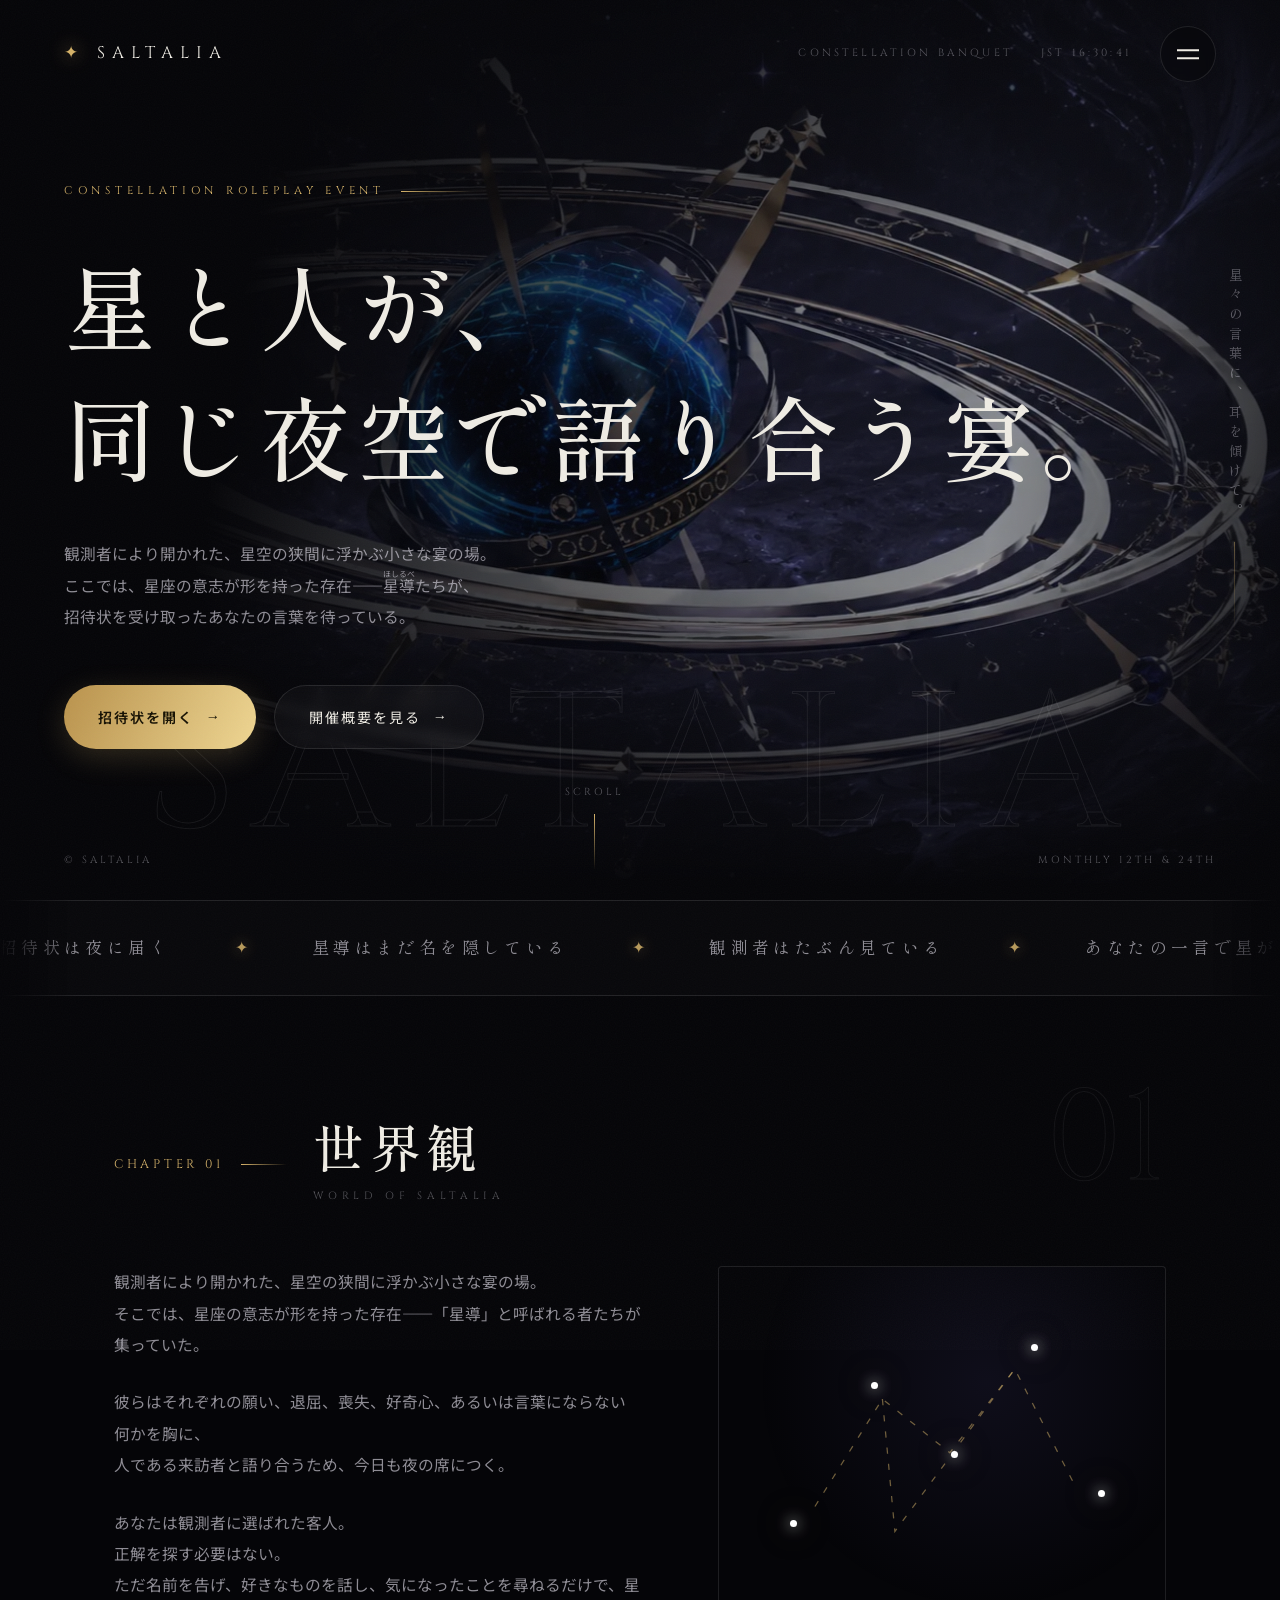
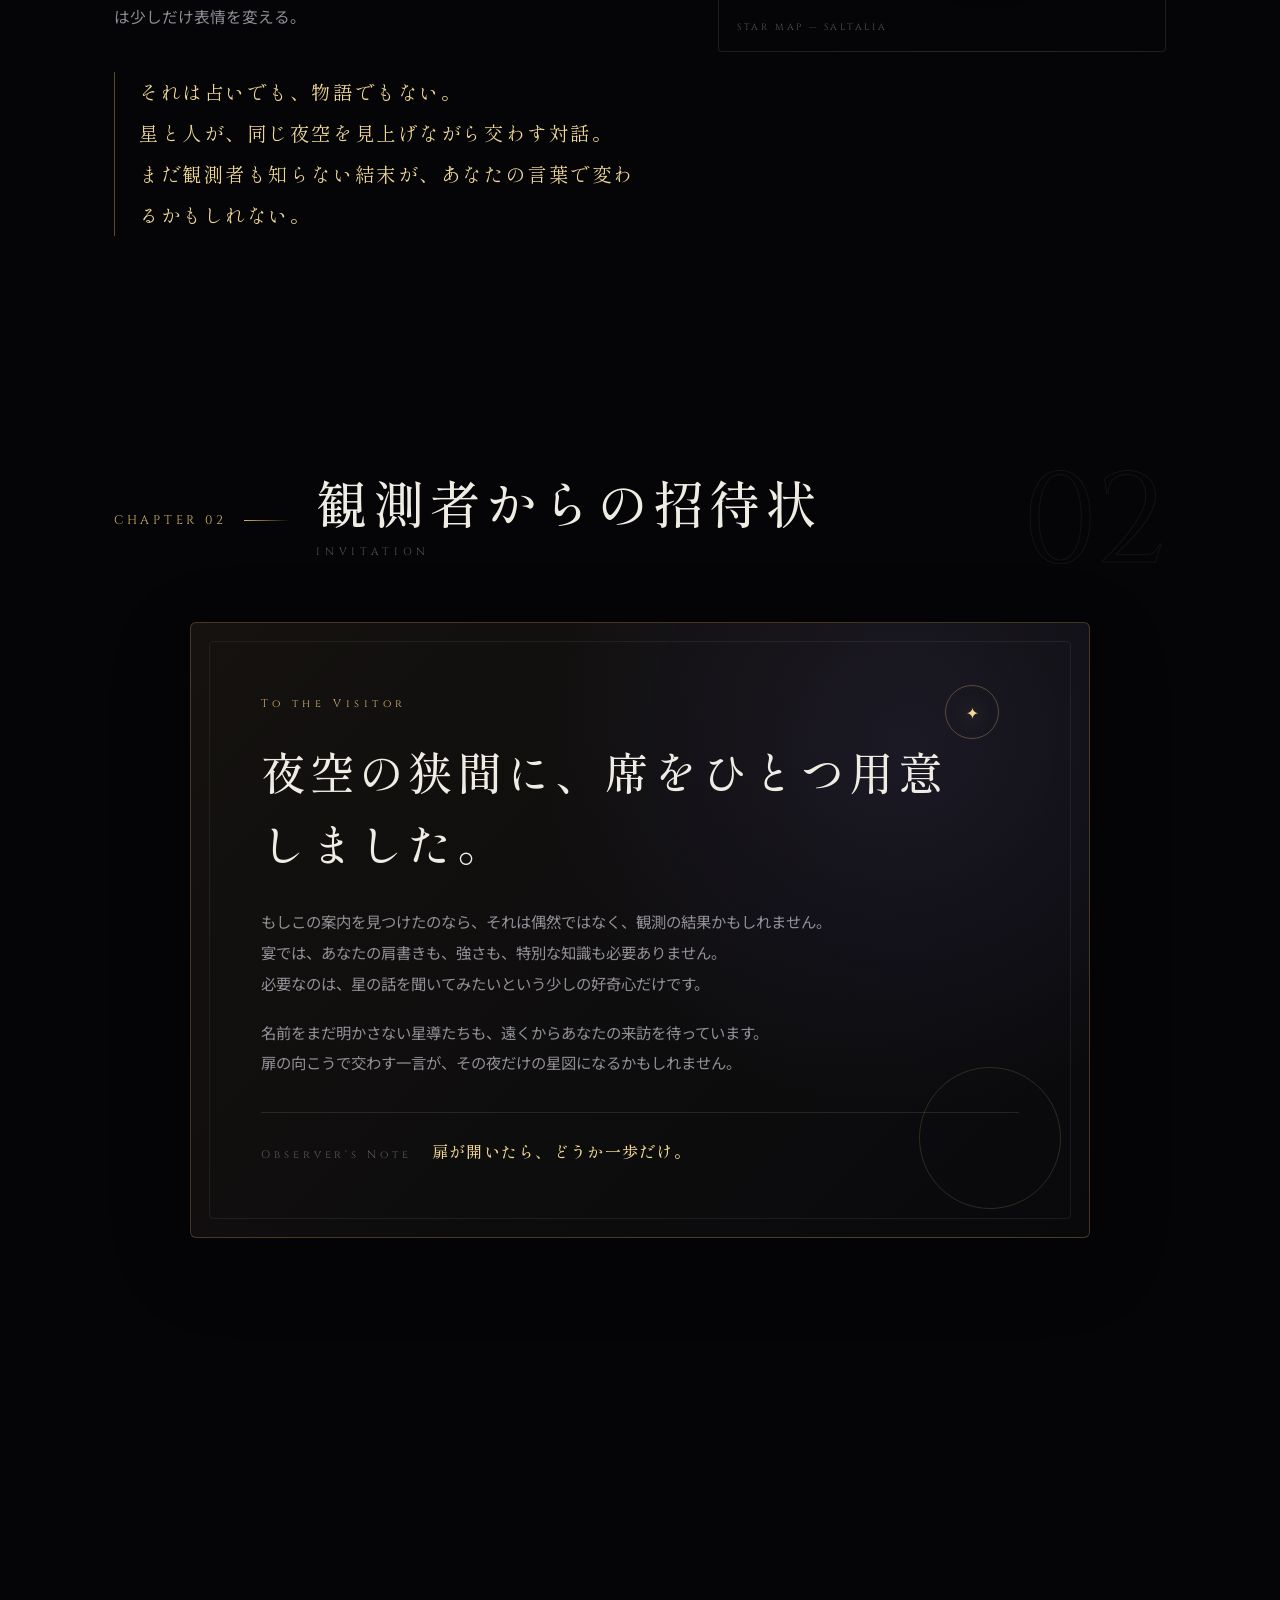
<file: index.html>
<!doctype html>
<html lang="ja">
<head>
  <meta charset="utf-8" />
  <meta name="viewport" content="width=device-width, initial-scale=1" />
  <title>Saltalia｜星導たちの宴</title>
  <meta name="description" content="星座の意志が形を持った存在、星導と来訪者が語り合う星空の宴 Saltalia 公式サイト" />
  <link rel="preconnect" href="https://fonts.googleapis.com">
  <link rel="preconnect" href="https://fonts.gstatic.com" crossorigin>
  <link href="https://fonts.googleapis.com/css2?family=Cinzel:wght@400;500;600&family=Shippori+Mincho:wght@400;500;600&family=Noto+Sans+JP:wght@300;400;500;600&display=swap" rel="stylesheet">
  <link rel="stylesheet" href="styles.css" />
</head>
<body class="is-locked">

  <!-- loader -->
  <div class="loader" aria-hidden="true">
    <div class="loader-mark">
      <p class="word">
        <span style="animation-delay:.05s">S</span><span style="animation-delay:.1s">A</span><span style="animation-delay:.15s">L</span><span style="animation-delay:.2s">T</span><span style="animation-delay:.25s">A</span><span style="animation-delay:.3s">L</span><span style="animation-delay:.35s">I</span><span style="animation-delay:.4s">A</span>
      </p>
      <div class="loader-line"></div>
    </div>
  </div>

  <div class="progress" aria-hidden="true"><i id="progressBar"></i></div>

  <div class="sky" aria-hidden="true">
    <canvas id="starCanvas"></canvas>
    <div class="sky-glow-1"></div>
    <div class="sky-glow-2"></div>
  </div>

  <header class="site-header" id="top">
    <a class="brand" href="index.html"><i>✦</i>SALTALIA</a>
    <div class="header-meta">
      <span class="label">CONSTELLATION BANQUET</span>
      <span class="clock" id="clock">--:--:--</span>
      <button class="menu-btn" type="button" aria-label="メニュー" aria-expanded="false">
        <span></span><span></span>
      </button>
    </div>
  </header>

  <!-- fullscreen menu -->
  <nav class="menu" aria-label="メインメニュー">
    <div class="menu-nav compact-nav">
      <a href="#story"><em>01</em>世界観</a>
      <a href="#invitation"><em>02</em>招待状</a>
      <a href="#lore"><em>03</em>ことば</a>
      <a href="#cast"><em>04</em>星導たち</a>
      <a href="#event"><em>05</em>開催概要</a>
      <a href="#visit"><em>06</em>来訪案内</a>
      <a href="cast.html"><em>––</em>キャスト紹介</a>
    </div>
    <div class="menu-aside">
      <p>CONSTELLATION<br>ROLEPLAY EVENT</p>
      <p><strong>12TH &amp; 24TH</strong><br>MONTHLY 22:00 – 23:00</p>
      <p>SOMEWHERE IN<br>THE NIGHT SKY</p>
    </div>
  </nav>

  <main>
    <!-- ==================== hero ==================== -->
    <section class="hero">
      <div class="hero-image" id="heroImage" aria-hidden="true"></div>
      <p class="hero-word" aria-hidden="true">SALTALIA</p>

      <div class="hero-inner">
        <p class="hero-eyebrow">CONSTELLATION ROLEPLAY EVENT</p>
        <h1>
          <span class="line"><span>星と人が、</span></span>
          <span class="line"><span>同じ夜空で語り合う宴。</span></span>
        </h1>
        <p class="hero-lead">
          観測者により開かれた、星空の狭間に浮かぶ小さな宴の場。<br>
          ここでは、星座の意志が形を持った存在――<ruby>星導<rt>ほしるべ</rt></ruby>たちが、<br>
          招待状を受け取ったあなたの言葉を待っている。
        </p>
        <div class="hero-actions">
          <a class="btn btn-gold" href="#invitation">招待状を開く<span class="arrow">→</span></a>
          <a class="btn btn-line" href="#event">開催概要を見る<span class="arrow">→</span></a>
        </div>
      </div>

      <p class="hero-side" aria-hidden="true">星々の言葉に、耳を傾けて。</p>

      <div class="hero-foot">
        <span class="copy">© SALTALIA</span>
        <span class="scroll-cue">SCROLL</span>
        <span class="copy">MONTHLY 12TH &amp; 24TH</span>
      </div>
    </section>

    <!-- ==================== marquee ==================== -->
    <div class="marquee" aria-hidden="true">
      <div class="marquee-track">
        <span>招待状は夜に届く</span><em>✦</em>
        <span>星導はまだ名を隠している</span><em>✦</em>
        <span>観測者はたぶん見ている</span><em>✦</em>
        <span>あなたの一言で星が揺れる</span><em>✦</em>
        <span>招待状は夜に届く</span><em>✦</em>
        <span>星導はまだ名を隠している</span><em>✦</em>
        <span>観測者はたぶん見ている</span><em>✦</em>
        <span>あなたの一言で星が揺れる</span><em>✦</em>
      </div>
    </div>

    <!-- ==================== 01 story ==================== -->
    <section class="chapter" id="story">
      <p class="chapter-ghost" aria-hidden="true">01</p>
      <div class="chapter-head reveal">
        <p class="chapter-num">CHAPTER 01</p>
        <h2 class="chapter-title">世界観<small>World of Saltalia</small></h2>
      </div>
      <div class="story-layout">
        <div class="story-text">
          <p class="reveal">
            観測者により開かれた、星空の狭間に浮かぶ小さな宴の場。<br>
            そこでは、星座の意志が形を持った存在――「星導」と呼ばれる者たちが集っていた。
          </p>
          <p class="reveal" style="--d:.1s">
            彼らはそれぞれの願い、退屈、喪失、好奇心、あるいは言葉にならない何かを胸に、<br>
            人である来訪者と語り合うため、今日も夜の席につく。
          </p>
          <p class="reveal" style="--d:.15s">
            あなたは観測者に選ばれた客人。<br>
            正解を探す必要はない。<br>
            ただ名前を告げ、好きなものを話し、気になったことを尋ねるだけで、星は少しだけ表情を変える。
          </p>
          <p class="em reveal" style="--d:.2s">
            それは占いでも、物語でもない。<br>
            星と人が、同じ夜空を見上げながら交わす対話。<br>
            まだ観測者も知らない結末が、あなたの言葉で変わるかもしれない。
          </p>
        </div>
        <div class="story-visual reveal" style="--d:.15s">
          <div class="constellation">
            <svg viewBox="0 0 300 240" role="img" aria-label="星座をイメージした装飾線">
              <polyline points="48,158 102,72 156,115 208,48 255,139" />
              <polyline points="102,72 112,178 208,48" />
            </svg>
            <i></i><i></i><i></i><i></i><i></i>
          </div>
        </div>
      </div>
    </section>

    <!-- ==================== 02 invitation ==================== -->
    <section class="chapter invitation-section" id="invitation">
      <p class="chapter-ghost" aria-hidden="true">02</p>
      <div class="chapter-head reveal">
        <p class="chapter-num">CHAPTER 02</p>
        <h2 class="chapter-title">観測者からの招待状<small>Invitation</small></h2>
      </div>
      <article class="invitation-card reveal">
        <p class="seal" aria-hidden="true">✦</p>
        <p class="letter-label">To the Visitor</p>
        <h3>夜空の狭間に、席をひとつ用意しました。</h3>
        <p>
          もしこの案内を見つけたのなら、それは偶然ではなく、観測の結果かもしれません。<br>
          宴では、あなたの肩書きも、強さも、特別な知識も必要ありません。<br>
          必要なのは、星の話を聞いてみたいという少しの好奇心だけです。
        </p>
        <p>
          名前をまだ明かさない星導たちも、遠くからあなたの来訪を待っています。<br>
          扉の向こうで交わす一言が、その夜だけの星図になるかもしれません。
        </p>
        <div class="letter-signature">
          <span>Observer's Note</span>
          <strong>扉が開いたら、どうか一歩だけ。</strong>
        </div>
      </article>
    </section>

    <!-- ==================== 03 lore ==================== -->
    <section class="chapter" id="lore">
      <p class="chapter-ghost" aria-hidden="true">03</p>
      <div class="chapter-head reveal">
        <p class="chapter-num">CHAPTER 03</p>
        <h2 class="chapter-title">このセカイのことば<small>Glossary</small></h2>
      </div>
      <div class="index-rows">
        <div class="index-row reveal">
          <span class="no">No. 01</span>
          <h3 class="ttl">Saltalia<small>The Banquet</small></h3>
          <p class="desc">不定期で観測者により開催される宴。<br>星導が集合し、世界をひとつ選び、招待して話をする場。<br>今回は、ヒトの住む世界が選ばれた。</p>
          <span class="mark">→</span>
        </div>
        <div class="index-row reveal" style="--d:.08s">
          <span class="no">No. 02</span>
          <h3 class="ttl">観測者<small>The Observer</small></h3>
          <p class="desc">このセカイができた時から既にいる、宴の主催者。<br>気さくで友好的であり、セカイを象徴する大きな盤によって、いつでも状況を観測できる。<br>たまに、見ていないふりもする。</p>
          <span class="mark">→</span>
        </div>
        <div class="index-row reveal" style="--d:.16s">
          <span class="no">No. 03</span>
          <h3 class="ttl">来訪者<small>The Visitor</small></h3>
          <p class="desc">人の世界の中から選ばれ、招待状を受け取った客人。<br>星導たちと同じ夜空を見上げながら、言葉を交わす。<br>あなたの言葉が、その夜だけの星図になる。</p>
          <span class="mark">→</span>
        </div>
        <div class="index-row reveal" style="--d:.24s">
          <span class="no">No. 04</span>
          <h3 class="ttl">星導<small>Hoshirube</small></h3>
          <p class="desc">星座の意思が形を成した存在。<br>現星導が活動不能となった時、観測者によって選ばれ、半永久的な寿命と望みをひとつ授かる。<br>人間と話しやすいよう、人に近い見た目をしている。</p>
          <span class="mark">→</span>
        </div>
        <div class="index-row reveal" style="--d:.32s">
          <span class="no">No. 05</span>
          <h3 class="ttl">星影<small>Hoshikage</small></h3>
          <p class="desc">観測者によって作られた生命体。<br>宴を見守り、来訪者が星々と出会うための道しるべとなる。<br>迷ったら、たぶん彼らのほうが先に気づいてくれる。</p>
          <span class="mark">→</span>
        </div>
      </div>
    </section>

    <!-- ==================== 04 cast ==================== -->
    <section class="chapter coming-soon-section" id="cast">
      <p class="chapter-ghost" aria-hidden="true">04</p>
      <div class="chapter-head reveal">
        <p class="chapter-num">CHAPTER 04</p>
        <h2 class="chapter-title">星導たち<small>Cast</small></h2>
      </div>

      <article class="coming-soon-card reveal cast-preview-card">
        <a class="cast-preview-image" href="cast.html" aria-label="アナスタシアのキャスト紹介を見る">
          <img src="assets/anastasia.png" alt="アナスタシア（アーニャ）のキャスト写真" loading="lazy">
        </a>
        <div class="soon-copy observed-copy">
          <p class="role">CELESTIAL OBSERVATION</p>
          <p class="observation-kicker">星々の狭間に、新たな光を確認。</p>
          <h3 class="cast-name">新たな星が<br>観測されました。</h3>
          <p class="cast-catch">その星は、愛する弟の名を呼びながら、<br>まだ見ぬ運命との邂逅を待っています。</p>
          <p class="observation-text">
            甘い微笑みの向こう側で揺れる、ふたつの願い。<br>
            ひとつは、弟と永遠に寄り添うこと。<br>
            そしてもうひとつは――自分だけの王子さまを見つけること。
          </p>
          <p class="observation-whisper">「ねえ、来訪者さん。キミがその人だったりするのかな？」</p>
          <a class="text-link" href="cast.html">星の記録をひらく<span class="arrow">→</span></a>
        </div>
      </article>
    </section>

    <!-- ==================== 05 event ==================== -->
    <section class="chapter" id="event">
      <p class="chapter-ghost" aria-hidden="true">05</p>
      <div class="chapter-head reveal">
        <p class="chapter-num">CHAPTER 05</p>
        <h2 class="chapter-title">開催概要<small>Event Information</small></h2>
      </div>
      <div class="event-layout">
        <div class="reveal">
          <p class="event-date">12<b>th</b> &amp; 24<b>th</b><small>MONTHLY — 22:00 / 23:00 JST</small></p>
          <p class="event-desc">
            Saltaliaは、星導と来訪者が2対2で会話を交わす体験型ロールプレイイベント。<br>
            1ローテ20分で、開催中に2回のローテーションを行います。<br>
            星導と来訪者が、その夜だけの言葉を交わす時間です。
          </p>
          <dl class="event-facts">
            <div><dt>開催日</dt><dd>毎月12日・24日</dd></div>
            <div><dt>時間</dt><dd>22:00〜23:00</dd></div>
            <div><dt>形式</dt><dd>2対2 ／ 20分1ローテ</dd></div>
            <div><dt>雰囲気</dt><dd>会話重視 / 物語体験 / 初見歓迎</dd></div>
          </dl>
        </div>
        <ol class="timeline reveal" style="--d:.15s">
          <li><time>21:55</time><p>リクイン受付。<br>招待状を手に、扉の前へ。</p></li>
          <li><time>22:00</time><p>イベント開始。<br>星導との対話がはじまります。</p></li>
          <li><time>23:00</time><p>イベント終了。<br>見上げた空が、少し違って見えたら成功です。</p></li>
        </ol>
      </div>
    </section>

    <!-- ==================== 06 visit ==================== -->
    <section class="visit" id="visit">
      <p class="chapter-num reveal">CHAPTER 06 — VISITOR GUIDE</p>
      <h2 class="reveal">夜空の狭間へ、<br>ようこそ。</h2>
      <p class="reveal" style="--d:.1s">
        招待状を受け取った来訪者として、星導たちとの対話を楽しむ宴。<br>
        まだ伏せられた星の気配を感じながら、同じ夜空に耳を傾けて。
      </p>
      <div class="visit-meta reveal" style="--d:.18s">
        <span>開催<b>毎月12日・24日 22:00〜23:00</b></span>
        <span>舞台<b>星空の狭間に浮かぶ宴の場</b></span>
        <span>参加<b>招待状を受け取った来訪者</b></span>
      </div>
      <div class="reveal" style="--d:.26s">
        <a class="btn btn-gold" href="#event">開催概要を見る<span class="arrow">→</span></a>
      </div>
    </section>
  </main>

  <footer class="site-footer">
    <p class="footer-word" aria-hidden="true">SALTALIA</p>
    <div class="footer-bar">
      <p>© SALTALIA — 星々の言葉に、耳を傾けて。</p>
      <nav aria-label="フッターメニュー">
        <a href="#story">世界観</a>
        <a href="#invitation">招待状</a>
        <a href="#cast">星導</a>
        <a href="#event">開催概要</a>
      </nav>
      <a class="to-top" href="#top">BACK TO TOP ↑</a>
    </div>
  </footer>

  <script src="script.js"></script>
</body>
</html>
</file>
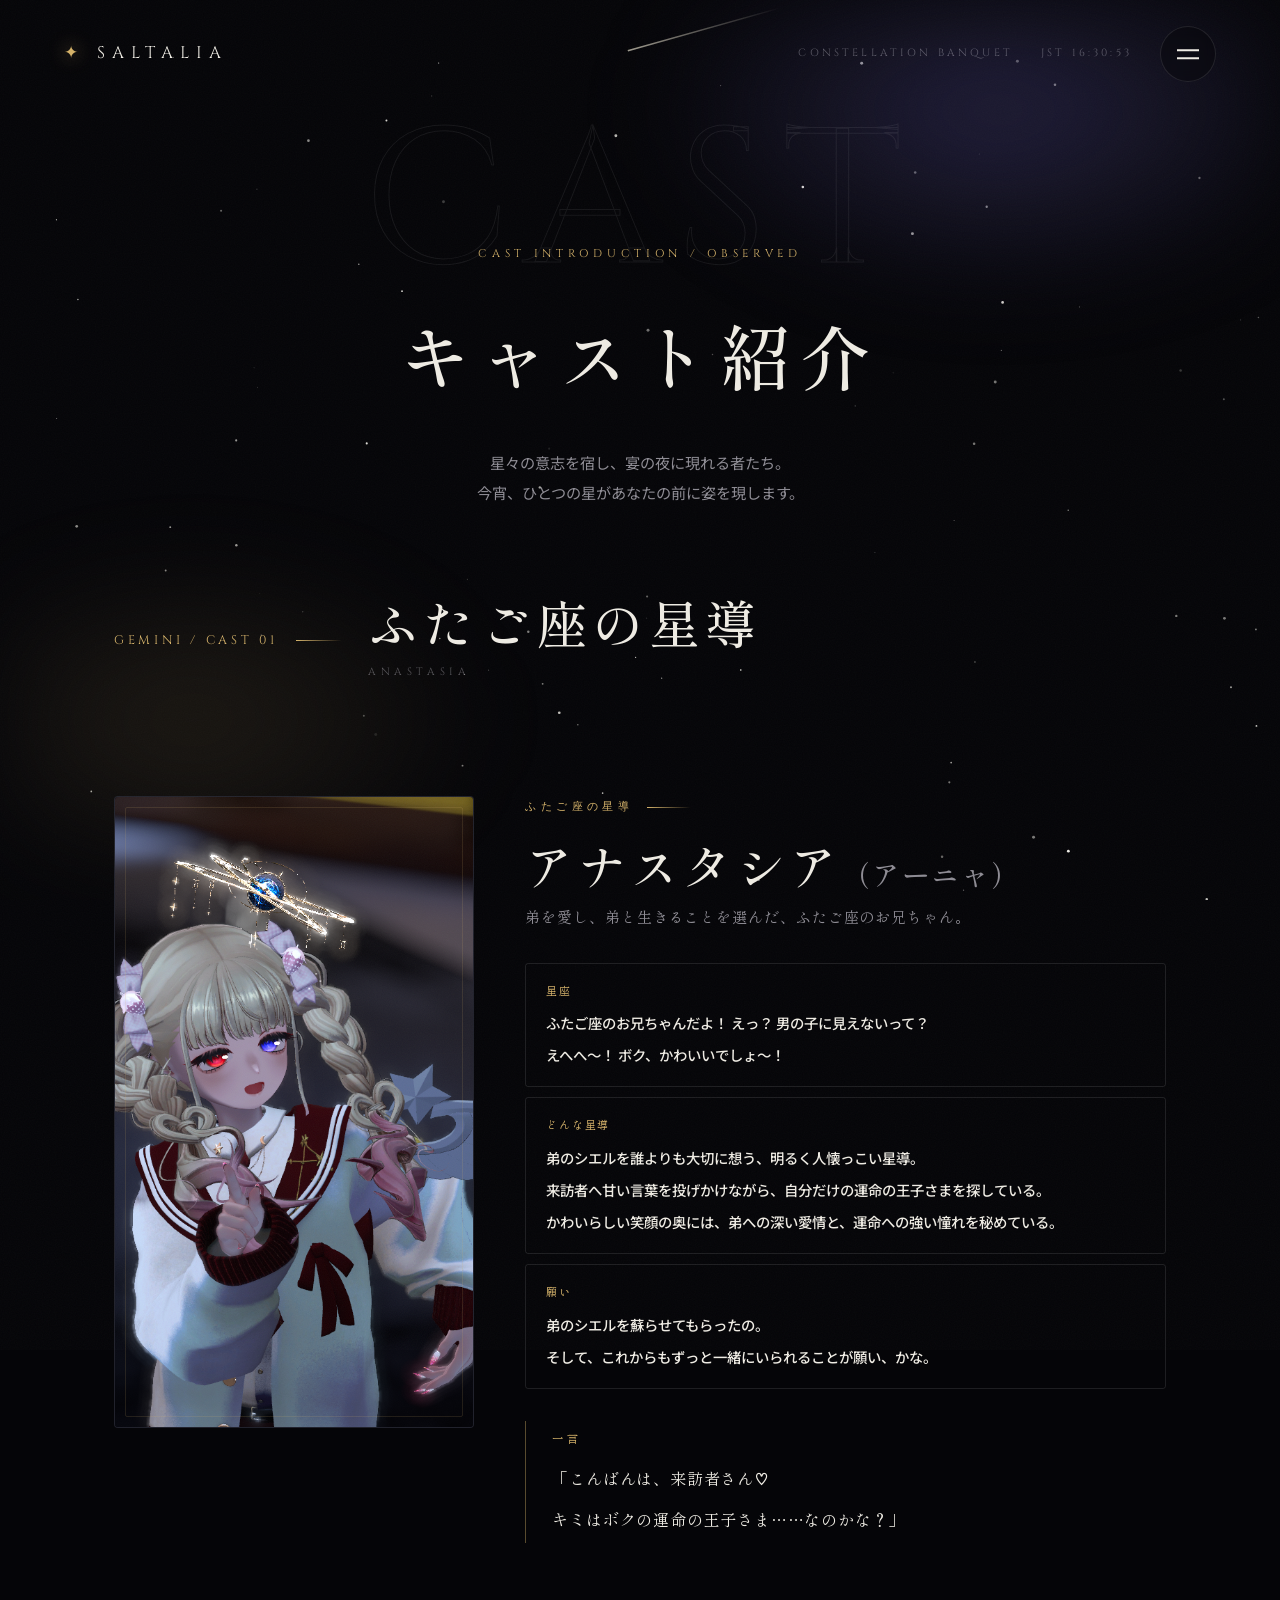
<file: cast.html>
<!doctype html>
<html lang="ja">
<head>
  <meta charset="utf-8" />
  <meta name="viewport" content="width=device-width, initial-scale=1" />
  <title>キャスト紹介｜Saltalia</title>
  <meta name="description" content="Saltalia キャスト紹介ページ。ふたご座の星導、アナスタシア（アーニャ）を紹介します。" />
  <link rel="preconnect" href="https://fonts.googleapis.com">
  <link rel="preconnect" href="https://fonts.gstatic.com" crossorigin>
  <link href="https://fonts.googleapis.com/css2?family=Cinzel:wght@400;500;600&family=Shippori+Mincho:wght@400;500;600&family=Noto+Sans+JP:wght@300;400;500;600&display=swap" rel="stylesheet">
  <link rel="stylesheet" href="styles.css" />
</head>
<body>

  <div class="progress" aria-hidden="true"><i id="progressBar"></i></div>

  <div class="sky" aria-hidden="true">
    <canvas id="starCanvas"></canvas>
    <div class="sky-glow-1"></div>
    <div class="sky-glow-2"></div>
  </div>

  <header class="site-header" id="top">
    <a class="brand" href="index.html"><i>✦</i>SALTALIA</a>
    <div class="header-meta">
      <span class="label">CONSTELLATION BANQUET</span>
      <span class="clock" id="clock">--:--:--</span>
      <button class="menu-btn" type="button" aria-label="メニュー" aria-expanded="false">
        <span></span><span></span>
      </button>
    </div>
  </header>

  <nav class="menu" aria-label="メインメニュー">
    <div class="menu-nav compact-nav">
      <a href="index.html#story"><em>01</em>世界観</a>
      <a href="index.html#invitation"><em>02</em>招待状</a>
      <a href="index.html#lore"><em>03</em>ことば</a>
      <a href="index.html#cast"><em>04</em>星導たち</a>
      <a href="index.html#event"><em>05</em>開催概要</a>
      <a href="cast.html"><em>––</em>キャスト紹介</a>
    </div>
    <div class="menu-aside">
      <p>CONSTELLATION<br>ROLEPLAY EVENT</p>
      <p><strong>12TH &amp; 24TH</strong><br>MONTHLY 22:00 – 23:00</p>
      <p>SOMEWHERE IN<br>THE NIGHT SKY</p>
    </div>
  </nav>

  <main>
    <section class="page-hero teaser-hero">
      <p class="hero-word" aria-hidden="true">CAST</p>
      <p class="hero-eyebrow">CAST INTRODUCTION / OBSERVED</p>
      <h1 class="reveal is-visible">キャスト紹介</h1>
      <p class="lead-center reveal is-visible">
        星々の意志を宿し、宴の夜に現れる者たち。<br>
        今宵、ひとつの星があなたの前に姿を現します。
      </p>
    </section>

    <section class="chapter cast-detail" id="anastasia">
      <div class="chapter-head reveal is-visible">
        <p class="chapter-num">GEMINI / CAST 01</p>
        <h2 class="chapter-title">ふたご座の星導<small>Anastasia</small></h2>
      </div>

      <article class="cast-panel reveal is-visible">
        <figure class="cast-figure cast-photo">
          <img src="assets/anastasia.png" alt="アナスタシア（アーニャ）のキャスト写真" loading="eager">
        </figure>

        <div class="cast-info">
          <p class="role">ふたご座の星導</p>
          <h2 class="cast-name">アナスタシア<span class="cast-nickname">（アーニャ）</span></h2>
          
          <p class="cast-catch">弟を愛し、弟と生きることを選んだ、ふたご座のお兄ちゃん。</p>

          <div class="profile">
            <div class="profile-wide">
              <span>星座</span>
              <strong>ふたご座のお兄ちゃんだよ！ えっ？ 男の子に見えないって？<br>
                えへへ～！ ボク、かわいいでしょ～！</strong>
            </div>
            <div class="profile-wide">
              <span>どんな星導</span>
              <strong>弟のシエルを誰よりも大切に想う、明るく人懐っこい星導。<br>来訪者へ甘い言葉を投げかけながら、自分だけの運命の王子さまを探している。<br>かわいらしい笑顔の奥には、弟への深い愛情と、運命への強い憧れを秘めている。</strong>
            </div>
            <div class="profile-wide">
              <span>願い</span>
              <strong>弟のシエルを蘇らせてもらったの。<br>そして、これからもずっと一緒にいられることが願い、かな。</strong>
            </div>
          </div>

          <div class="quote">
            <span class="quote-label">一言</span>
            <p>「こんばんは、来訪者さん♡</p>
            <p>キミはボクの運命の王子さま……なのかな？」</p>
          </div>


        </div>
      </article>
    </section>

    <section class="chapter" id="event">
      <div class="chapter-head reveal">
        <p class="chapter-num">EVENT INFO</p>
        <h2 class="chapter-title">開催概要<small>Event Information</small></h2>
      </div>
      <div class="event-layout">
        <div class="reveal">
          <p class="event-date">12<b>th</b> &amp; 24<b>th</b><small>MONTHLY — 22:00 / 23:00 JST</small></p>
          <p class="event-desc">
            2対2で星導と来訪者が会話する体験型ロールプレイイベント。<br>
            1ローテ20分で、開催中に2回のローテーションを行います。
          </p>
        </div>
        <ol class="timeline reveal" style="--d:.15s">
          <li><time>21:55</time><p>リクイン受付。<br>招待状を手に、扉の前へ。</p></li>
          <li><time>22:00</time><p>イベント開始</p></li>
          <li><time>23:00</time><p>イベント終了</p></li>
        </ol>
      </div>
    </section>

    <div class="back-center reveal">
      <a class="btn btn-gold" href="index.html">トップページへ戻る<span class="arrow">→</span></a>
    </div>
  </main>

  <footer class="site-footer">
    <p class="footer-word" aria-hidden="true">SALTALIA</p>
    <div class="footer-bar">
      <p>© SALTALIA — 星々の言葉に、耳を傾けて。</p>
      <nav aria-label="フッターメニュー">
        <a href="index.html#story">世界観</a>
        <a href="index.html#invitation">招待状</a>
        <a href="index.html#event">開催概要</a>
      </nav>
      <a class="to-top" href="#top">BACK TO TOP ↑</a>
    </div>
  </footer>

  <script src="script.js"></script>
</body>
</html>
</file>
<file: styles.css>
/* ==========================================================================
   SALTALIA — editorial / cinematic rebuild v2
   ========================================================================== */
:root {
  --bg: #050508;
  --bg-soft: #0a0a12;
  --panel: #0d0d17;
  --line: rgba(255, 255, 255, 0.1);
  --line-gold: rgba(214, 179, 106, 0.4);
  --text: #efece4;
  --muted: rgba(214, 211, 222, 0.66);
  --faint: rgba(214, 211, 222, 0.38);
  --gold: #d6b36a;
  --gold-bright: #f0d894;
  --serif-jp: "Shippori Mincho", "Noto Serif JP", serif;
  --serif-en: "Cinzel", serif;
  --sans: "Noto Sans JP", system-ui, sans-serif;
  --ease: cubic-bezier(0.19, 1, 0.22, 1);
  --gutter: clamp(20px, 5vw, 80px);
}

* { box-sizing: border-box; margin: 0; padding: 0; }
html { scroll-behavior: smooth; }
html, body { height: auto; }

body {
  background: var(--bg);
  color: var(--text);
  font-family: var(--sans);
  font-weight: 400;
  line-height: 2;
  overflow-x: hidden;
  -webkit-font-smoothing: antialiased;
}
body.is-locked { overflow: hidden; }

::selection { background: rgba(214, 179, 106, 0.3); color: #fff; }
::-webkit-scrollbar { width: 8px; }
::-webkit-scrollbar-track { background: var(--bg); }
::-webkit-scrollbar-thumb { background: rgba(255, 255, 255, 0.12); border-radius: 99px; }
::-webkit-scrollbar-thumb:hover { background: rgba(214, 179, 106, 0.4); }

img { max-width: 100%; display: block; }
a { color: inherit; text-decoration: none; }
ul, ol { list-style: none; }

/* film grain */
body::after {
  content: "";
  position: fixed; inset: -50%;
  z-index: 90;
  pointer-events: none;
  opacity: 0.032;
  background-image: url("data:image/svg+xml,%3Csvg xmlns='http://www.w3.org/2000/svg' width='160' height='160'%3E%3Cfilter id='n'%3E%3CfeTurbulence type='fractalNoise' baseFrequency='0.85' numOctaves='2'/%3E%3C/filter%3E%3Crect width='160' height='160' filter='url(%23n)'/%3E%3C/svg%3E");
  /* light: static grain is cheaper than animating a full-screen layer */
}
@keyframes grain {
  0%, 100% { transform: translate(0, 0); }
  20% { transform: translate(-3%, 2%); }
  40% { transform: translate(2%, -3%); }
  60% { transform: translate(-2%, -2%); }
  80% { transform: translate(3%, 3%); }
}

/* ==========================================================================
   loader
   ========================================================================== */
.loader {
  position: fixed; inset: 0; z-index: 200;
  display: grid; place-items: center;
  background: var(--bg);
  transition: opacity 0.9s ease 0.15s, visibility 0.9s ease 0.15s;
}
.loader.is-done { opacity: 0; visibility: hidden; }
.loader-mark {
  display: flex; flex-direction: column; align-items: center; gap: 18px;
}
.loader-mark .word {
  font-family: var(--serif-en);
  font-size: clamp(1.2rem, 3.4vw, 2rem);
  letter-spacing: 0.55em;
  text-indent: 0.55em;
  color: var(--text);
}
.loader-mark .word span { opacity: 0; animation: letterIn 0.9s var(--ease) forwards; }
@keyframes letterIn { from { opacity: 0; transform: translateY(14px); filter: blur(4px); } to { opacity: 1; transform: none; filter: none; } }
.loader-line {
  width: 120px; height: 1px;
  background: rgba(255, 255, 255, 0.12);
  position: relative; overflow: hidden;
}
.loader-line::after {
  content: ""; position: absolute; inset: 0;
  background: var(--gold);
  transform: translateX(-100%);
  animation: loadBar 1.1s var(--ease) 0.2s forwards;
}
@keyframes loadBar { to { transform: translateX(0); } }

/* scroll progress */
.progress {
  position: fixed; top: 0; left: 0; right: 0; height: 2px; z-index: 110;
  pointer-events: none;
}
.progress i {
  display: block; height: 100%; width: 100%;
  background: linear-gradient(90deg, var(--gold), var(--gold-bright));
  transform-origin: left;
  transform: scaleX(0);
}

/* ==========================================================================
   sky
   ========================================================================== */
.sky { position: fixed; inset: 0; z-index: 0; pointer-events: none; overflow: hidden; }
#starCanvas { position: absolute; inset: 0; width: 100%; height: 100%; }
.sky-glow-1, .sky-glow-2 { position: absolute; inset: 0; filter: blur(48px); }
.sky-glow-1 {
  background: radial-gradient(ellipse 40% 30% at 78% 12%, rgba(90, 82, 160, 0.35), transparent 70%);
  /* light: keep the glow, skip the expensive full-screen blur animation */
}
.sky-glow-2 {
  background: radial-gradient(ellipse 35% 28% at 15% 80%, rgba(214, 179, 106, 0.12), transparent 70%);
  /* light: keep the glow, skip the expensive full-screen blur animation */
}
@keyframes skyDrift { from { transform: translate3d(-1.5%, -1%, 0); } to { transform: translate3d(1.5%, 1.5%, 0) scale(1.06); } }

main, .site-footer { position: relative; z-index: 1; }

.chapter, .visit, .page-hero {
  content-visibility: auto;
  contain-intrinsic-size: 900px;
}
.hero { content-visibility: visible; }

/* ==========================================================================
   header / menu
   ========================================================================== */
.site-header {
  position: fixed; top: 0; left: 0; right: 0; z-index: 120;
  display: flex; align-items: center; justify-content: space-between;
  padding: 26px var(--gutter);
  transition: padding 0.5s var(--ease);
  pointer-events: none;
}
.site-header > * { pointer-events: auto; }
.site-header.is-scrolled { padding-top: 14px; padding-bottom: 14px; }
.site-header::before {
  content: ""; position: absolute; inset: 0;
  background: linear-gradient(to bottom, rgba(5, 5, 8, 0.85), transparent);
  opacity: 0; transition: opacity 0.5s ease;
  pointer-events: none;
}
.site-header.is-scrolled::before { opacity: 1; }

.brand {
  position: relative;
  font-family: var(--serif-en);
  font-size: 1.05rem;
  letter-spacing: 0.42em;
  display: inline-flex; align-items: center; gap: 12px;
}
.brand i {
  font-style: normal; color: var(--gold);
  text-shadow: 0 0 18px rgba(214, 179, 106, 0.9);
  animation: markPulse 4s ease-in-out infinite;
}
@keyframes markPulse { 0%, 100% { opacity: 1; } 50% { opacity: 0.4; } }

.header-meta {
  position: relative;
  display: flex; align-items: center; gap: 28px;
  font-family: var(--serif-en);
  font-size: 0.66rem;
  letter-spacing: 0.3em;
  color: var(--faint);
}
.header-meta .clock { min-width: 88px; text-align: right; }

.menu-btn {
  position: relative;
  width: 56px; height: 56px;
  border: 1px solid var(--line);
  border-radius: 50%;
  background: rgba(5, 5, 8, 0.4);
  backdrop-filter: blur(6px);
  cursor: pointer;
  display: grid; place-items: center;
  transition: border-color 0.4s ease, transform 0.4s var(--ease);
}
.menu-btn:hover { border-color: var(--line-gold); transform: scale(1.06); }
.menu-btn span {
  position: absolute; left: 50%; top: 50%;
  width: 22px; height: 1.5px;
  background: var(--text);
  transition: transform 0.45s var(--ease), background 0.3s;
}
.menu-btn span:nth-child(1) { transform: translate(-50%, calc(-50% - 4px)); }
.menu-btn span:nth-child(2) { transform: translate(-50%, calc(-50% + 4px)); }
body.menu-open .menu-btn span:nth-child(1) { transform: translate(-50%, -50%) rotate(45deg); }
body.menu-open .menu-btn span:nth-child(2) { transform: translate(-50%, -50%) rotate(-45deg); }

/* fullscreen menu */
.menu {
  position: fixed; inset: 0; z-index: 115;
  background: rgba(5, 5, 8, 0.9);
  backdrop-filter: blur(16px);
  -webkit-backdrop-filter: blur(16px);
  display: grid;
  grid-template-columns: 1fr auto;
  align-items: center;
  padding: 0 var(--gutter);
  clip-path: circle(0% at calc(100% - 54px - var(--gutter)) 54px);
  visibility: hidden;
  transition: clip-path 0.8s var(--ease), visibility 0.8s;
}
body.menu-open .menu { clip-path: circle(150% at calc(100% - 54px - var(--gutter)) 54px); visibility: visible; }
.menu-nav { display: grid; gap: 4px; }
.menu-nav a {
  position: relative;
  display: flex; align-items: baseline; gap: 22px;
  padding: 14px 0;
  font-family: var(--serif-jp);
  font-size: clamp(1.7rem, 4.6vw, 3rem);
  letter-spacing: 0.12em;
  color: var(--muted);
  transition: color 0.4s ease, padding-left 0.5s var(--ease);
  opacity: 0; transform: translateY(26px);
}
body.menu-open .menu-nav a { opacity: 1; transform: none; transition: color 0.4s, padding-left 0.5s var(--ease), opacity 0.7s var(--ease), transform 0.7s var(--ease); }
body.menu-open .menu-nav a:nth-child(1) { transition-delay: 0s, 0s, 0.18s, 0.18s; }
body.menu-open .menu-nav a:nth-child(2) { transition-delay: 0s, 0s, 0.24s, 0.24s; }
body.menu-open .menu-nav a:nth-child(3) { transition-delay: 0s, 0s, 0.3s, 0.3s; }
body.menu-open .menu-nav a:nth-child(4) { transition-delay: 0s, 0s, 0.36s, 0.36s; }
body.menu-open .menu-nav a:nth-child(5) { transition-delay: 0s, 0s, 0.42s, 0.42s; }
body.menu-open .menu-nav a:nth-child(6) { transition-delay: 0s, 0s, 0.48s, 0.48s; }
.menu-nav a em {
  font-style: normal;
  font-family: var(--serif-en);
  font-size: 0.68rem;
  letter-spacing: 0.3em;
  color: var(--gold);
  opacity: 0.75;
}
.menu-nav a:hover { color: var(--text); padding-left: 18px; }
.menu-nav a::before {
  content: ""; position: absolute; left: 0; bottom: 6px;
  width: 100%; height: 1px;
  background: linear-gradient(90deg, rgba(214, 179, 106, 0.4), transparent 65%);
  transform: scaleX(0); transform-origin: left;
  transition: transform 0.6s var(--ease);
}
.menu-nav a:hover::before { transform: scaleX(1); }
.menu-aside {
  display: grid; gap: 10px;
  text-align: right;
  font-family: var(--serif-en);
  font-size: 0.66rem;
  letter-spacing: 0.32em;
  color: var(--faint);
}
.menu-aside strong { color: var(--gold); font-weight: 500; }

/* ==========================================================================
   hero
   ========================================================================== */
.hero {
  position: relative;
  min-height: 100svh;
  display: flex; flex-direction: column; justify-content: center;
  padding: 140px var(--gutter) 120px;
  overflow: hidden;
  isolation: isolate;
}
.hero-image {
  position: absolute; inset: 0; z-index: -2;
  background:
    linear-gradient(100deg, var(--bg) 22%, rgba(5, 5, 8, 0.55) 55%, rgba(5, 5, 8, 0.35) 74%, var(--bg) 100%),
    linear-gradient(to top, var(--bg) 4%, transparent 36%),
    linear-gradient(to bottom, rgba(5, 5, 8, 0.8) 0%, transparent 32%),
    url("assets/saltalia-hero-clean.webp") 68% center / cover no-repeat;
  transform: scale(1.06);
  animation: heroZoom 3.2s var(--ease) forwards;
}
@keyframes heroZoom { from { transform: scale(1.16); filter: blur(6px); } to { transform: scale(1.06); filter: blur(0); } }
.hero-word {
  position: absolute; left: 0; right: 0; bottom: 4vh; z-index: -1;
  font-family: var(--serif-en);
  font-size: clamp(4.5rem, 15vw, 15rem);
  line-height: 1;
  letter-spacing: 0.08em;
  text-align: center;
  white-space: nowrap;
  color: transparent;
  -webkit-text-stroke: 1px rgba(255, 255, 255, 0.07);
  user-select: none;
  pointer-events: none;
}
.hero-inner { max-width: 1180px; width: 100%; margin: 0 auto; }
.hero-eyebrow {
  display: inline-flex; align-items: center; gap: 16px;
  font-family: var(--serif-en);
  font-size: 0.7rem;
  letter-spacing: 0.42em;
  color: var(--gold);
  margin-bottom: 36px;
}
.hero-eyebrow::after { content: ""; width: 70px; height: 1px; background: linear-gradient(90deg, var(--gold), transparent); }
.hero h1 {
  font-family: var(--serif-jp);
  font-weight: 500;
  font-size: clamp(2.5rem, 7.2vw, 6rem);
  line-height: 1.42;
  letter-spacing: 0.06em;
}
.hero h1 .line { display: block; overflow: hidden; }
.hero h1 .line > span { display: inline-block; transform: translateY(110%); transition: transform 1.2s var(--ease); }
body.is-ready .hero h1 .line:nth-child(1) > span { transform: none; transition-delay: 0.55s; }
body.is-ready .hero h1 .line:nth-child(2) > span { transform: none; transition-delay: 0.7s; }
.hero-lead {
  margin: 38px 0 52px;
  max-width: 560px;
  color: var(--muted);
  font-size: 0.98rem;
  opacity: 0; transform: translateY(20px);
  transition: opacity 1.1s var(--ease) 1.05s, transform 1.1s var(--ease) 1.05s;
}
body.is-ready .hero-lead { opacity: 1; transform: none; }
.hero-actions {
  display: flex; flex-wrap: wrap; gap: 18px;
  opacity: 0; transform: translateY(20px);
  transition: opacity 1.1s var(--ease) 1.25s, transform 1.1s var(--ease) 1.25s;
}
body.is-ready .hero-actions { opacity: 1; transform: none; }

.hero-side {
  position: absolute; right: calc(var(--gutter) * 0.5); top: 50%;
  transform: translateY(-50%);
  writing-mode: vertical-rl;
  font-family: var(--serif-jp);
  font-size: 0.82rem;
  letter-spacing: 0.5em;
  color: var(--faint);
  display: flex; align-items: center; gap: 20px;
}
.hero-side::after { content: ""; width: 1px; height: 90px; background: linear-gradient(to bottom, var(--line-gold), transparent); }

.hero-foot {
  position: absolute; left: var(--gutter); right: var(--gutter); bottom: 30px;
  display: flex; justify-content: space-between; align-items: flex-end;
  font-family: var(--serif-en);
  font-size: 0.64rem;
  letter-spacing: 0.3em;
  color: var(--faint);
}
.scroll-cue { display: flex; flex-direction: column; align-items: center; gap: 12px; }
.scroll-cue::after {
  content: ""; width: 1px; height: 56px;
  background: linear-gradient(to bottom, var(--gold), transparent);
  animation: cue 2.4s var(--ease) infinite;
  transform-origin: top;
}
@keyframes cue {
  0% { transform: scaleY(0); opacity: 0; }
  30% { transform: scaleY(1); opacity: 1; }
  100% { transform: scaleY(1) translateY(18px); opacity: 0; }
}

/* ==========================================================================
   buttons
   ========================================================================== */
.btn {
  position: relative;
  display: inline-flex; align-items: center; justify-content: center; gap: 12px;
  min-width: 190px;
  padding: 17px 34px;
  border-radius: 999px;
  font-size: 0.88rem;
  letter-spacing: 0.14em;
  overflow: hidden;
  transition: transform 0.4s var(--ease), box-shadow 0.4s ease, border-color 0.4s, color 0.4s;
}
.btn:hover { transform: translateY(-3px); }
.btn .arrow { font-family: var(--serif-en); transition: transform 0.4s var(--ease); }
.btn:hover .arrow { transform: translateX(5px); }
.btn-gold {
  color: #171204;
  font-weight: 600;
  background: linear-gradient(115deg, #b9924c, var(--gold-bright) 50%, #b9924c);
  background-size: 220% 100%;
  box-shadow: 0 8px 30px rgba(214, 179, 106, 0.2);
}
.btn-gold:hover { background-position: 100% 0; box-shadow: 0 16px 44px rgba(214, 179, 106, 0.32); }
.btn-line { border: 1px solid var(--line); color: var(--text); background: rgba(255, 255, 255, 0.03); backdrop-filter: blur(6px); }
.btn-line:hover { border-color: var(--line-gold); background: rgba(214, 179, 106, 0.06); }

/* ==========================================================================
   marquee
   ========================================================================== */
.marquee {
  position: relative;
  overflow: hidden;
  padding: 30px 0;
  border-top: 1px solid var(--line);
  border-bottom: 1px solid var(--line);
  background: rgba(255, 255, 255, 0.015);
  -webkit-mask-image: linear-gradient(90deg, transparent, #000 6%, #000 94%, transparent);
  mask-image: linear-gradient(90deg, transparent, #000 6%, #000 94%, transparent);
}
.marquee-track {
  display: flex; align-items: center; gap: 64px;
  width: max-content;
  animation: marquee 40s linear infinite;
}
.marquee:hover .marquee-track { animation-play-state: paused; }
.marquee-track span {
  font-family: var(--serif-jp);
  font-size: 1.05rem;
  letter-spacing: 0.26em;
  white-space: nowrap;
  color: var(--muted);
}
.marquee-track em {
  font-style: normal; font-family: var(--serif-en);
  color: var(--gold); opacity: 0.85;
  text-shadow: 0 0 14px rgba(214, 179, 106, 0.6);
}
@keyframes marquee { to { transform: translateX(-50%); } }

/* ==========================================================================
   chapters (common section layout)
   ========================================================================== */
.chapter {
  position: relative;
  max-width: 1180px;
  margin: 0 auto;
  padding: clamp(90px, 13vh, 160px) var(--gutter);
}
.chapter-head {
  display: flex; align-items: baseline; gap: 26px;
  margin-bottom: clamp(44px, 7vh, 80px);
}
.chapter-num {
  font-family: var(--serif-en);
  font-size: 0.78rem;
  letter-spacing: 0.3em;
  color: var(--gold);
  white-space: nowrap;
}
.chapter-num::after { content: ""; display: inline-block; vertical-align: middle; width: 46px; height: 1px; margin-left: 18px; background: linear-gradient(90deg, var(--gold), transparent); }
.chapter-title {
  font-family: var(--serif-jp);
  font-weight: 500;
  font-size: clamp(1.9rem, 4.4vw, 3.2rem);
  letter-spacing: 0.1em;
  line-height: 1.3;
}
.chapter-title small {
  display: block;
  margin-top: 10px;
  font-family: var(--serif-en);
  font-size: 0.66rem;
  font-weight: 400;
  letter-spacing: 0.44em;
  color: var(--faint);
  text-transform: uppercase;
}
.chapter-ghost {
  position: absolute; right: var(--gutter); top: clamp(60px, 9vh, 120px);
  font-family: var(--serif-en);
  font-size: clamp(4rem, 10vw, 9rem);
  line-height: 1;
  color: transparent;
  -webkit-text-stroke: 1px rgba(255, 255, 255, 0.06);
  pointer-events: none; user-select: none;
}

/* ---------- story ---------- */
.story-layout { display: grid; grid-template-columns: 1fr 0.85fr; gap: clamp(40px, 6vw, 90px); align-items: start; }
.story-text p { color: var(--muted); margin-bottom: 26px; font-size: 0.98rem; }
.story-text .em {
  font-family: var(--serif-jp);
  color: var(--gold-bright);
  font-size: 1.22rem;
  line-height: 2.1;
  letter-spacing: 0.08em;
  border-left: 1px solid var(--line-gold);
  padding-left: 24px;
  margin-top: 40px;
}
.story-visual { position: sticky; top: 120px; }
.constellation {
  position: relative;
  aspect-ratio: 1 / 0.86;
  border: 1px solid var(--line);
  border-radius: 4px;
  background: radial-gradient(circle at 60% 30%, rgba(90, 82, 160, 0.12), transparent 60%);
  overflow: hidden;
}
.constellation::after {
  content: "STAR MAP — SALTALIA";
  position: absolute; left: 18px; bottom: 14px;
  font-family: var(--serif-en);
  font-size: 0.58rem; letter-spacing: 0.3em;
  color: var(--faint);
}
.constellation svg { position: absolute; inset: 8%; width: 84%; height: 84%; }
.constellation polyline {
  fill: none; stroke: rgba(214, 179, 106, 0.5); stroke-width: 1;
  stroke-dasharray: 5 8;
  animation: dash 40s linear infinite;
}
@keyframes dash { to { stroke-dashoffset: -800; } }
.constellation i {
  position: absolute; width: 7px; height: 7px; border-radius: 50%;
  background: #fff;
  box-shadow: 0 0 14px rgba(255, 255, 255, 0.9), 0 0 34px rgba(214, 179, 106, 0.5);
  animation: starPulse 2.8s ease-in-out infinite alternate;
}
.constellation i:nth-child(2) { left: 16%; top: 66%; }
.constellation i:nth-child(3) { left: 34%; top: 30%; animation-delay: 0.3s; }
.constellation i:nth-child(4) { left: 52%; top: 48%; animation-delay: 0.6s; }
.constellation i:nth-child(5) { left: 70%; top: 20%; animation-delay: 0.9s; }
.constellation i:nth-child(6) { left: 85%; top: 58%; animation-delay: 1.2s; }
@keyframes starPulse { to { transform: scale(1.6); opacity: 0.6; } }

/* ---------- index rows (lore / guide) ---------- */
.index-rows { border-top: 1px solid var(--line); }
.index-row {
  position: relative;
  display: grid;
  grid-template-columns: 90px 260px 1fr 40px;
  gap: 28px;
  align-items: center;
  padding: 40px 8px;
  border-bottom: 1px solid var(--line);
  transition: background 0.5s ease, padding-left 0.5s var(--ease);
}
.index-row:hover { background: linear-gradient(90deg, rgba(214, 179, 106, 0.05), transparent 70%); padding-left: 22px; }
.index-row .no {
  font-family: var(--serif-en);
  font-size: 0.72rem; letter-spacing: 0.24em;
  color: var(--faint);
  transition: color 0.4s;
}
.index-row:hover .no { color: var(--gold); }
.index-row .ttl {
  font-family: var(--serif-jp);
  font-weight: 500;
  font-size: 1.35rem;
  letter-spacing: 0.1em;
}
.index-row .ttl small {
  display: block;
  font-family: var(--serif-en);
  font-size: 0.6rem; font-weight: 400;
  letter-spacing: 0.34em; text-transform: uppercase;
  color: var(--gold); opacity: 0.8;
  margin-top: 6px;
}
.index-row .desc { color: var(--muted); font-size: 0.92rem; line-height: 1.95; }
.index-row .mark {
  font-family: var(--serif-en);
  color: var(--gold);
  opacity: 0; transform: translateX(-8px);
  transition: opacity 0.4s, transform 0.5s var(--ease);
}
.index-row:hover .mark { opacity: 1; transform: none; }

/* ---------- cast panels ---------- */
.cast-panel {
  position: relative;
  display: grid;
  grid-template-columns: minmax(300px, 0.85fr) 1.15fr;
  gap: clamp(34px, 5vw, 70px);
  align-items: center;
  padding: clamp(40px, 6vh, 70px) 0;
}
.cast-panel + .cast-panel { border-top: 1px solid var(--line); }
.cast-panel.reverse { grid-template-columns: 1.15fr minmax(300px, 0.85fr); }
.cast-panel.reverse .cast-figure { order: 2; }
.cast-panel.reverse .cast-info { order: 1; }
.cast-figure {
  position: relative;
  border-radius: 4px;
  overflow: hidden;
  background: radial-gradient(circle at 50% 32%, rgba(90, 82, 160, 0.16), rgba(255, 255, 255, 0.02) 70%);
  border: 1px solid var(--line);
  padding: clamp(16px, 2.4vw, 30px);
  transition: border-color 0.5s ease;
}
.cast-panel:hover .cast-figure { border-color: var(--line-gold); }
.cast-figure::before {
  content: ""; position: absolute; inset: 10px;
  border: 1px solid rgba(214, 179, 106, 0.14);
  border-radius: 2px;
  pointer-events: none;
}
.cast-figure img {
  width: 100%; max-height: 460px; object-fit: contain;
  transition: transform 0.9s var(--ease);
}
.cast-panel:hover .cast-figure img { transform: scale(1.035); }
.cast-figure .sign {
  position: absolute; top: 16px; right: 18px;
  font-family: var(--serif-en);
  font-size: 0.6rem; letter-spacing: 0.32em;
  color: var(--gold); opacity: 0.85;
}
.cast-info .role {
  font-family: var(--serif-en);
  font-size: 0.68rem; letter-spacing: 0.4em;
  color: var(--gold);
  margin-bottom: 16px;
  display: flex; align-items: center; gap: 14px;
}
.cast-info .role::after { content: ""; width: 44px; height: 1px; background: linear-gradient(90deg, var(--gold), transparent); }
.cast-name {
  font-family: var(--serif-jp);
  font-weight: 500;
  font-size: clamp(1.9rem, 4vw, 3rem);
  letter-spacing: 0.1em;
  line-height: 1.3;
  margin-bottom: 6px;
}
.cast-name-en {
  font-family: var(--serif-en);
  font-size: 0.68rem; letter-spacing: 0.42em;
  color: var(--faint); text-transform: uppercase;
  margin-bottom: 26px;
}
.cast-catch {
  font-family: var(--serif-jp);
  color: var(--gold-bright);
  font-size: 1.06rem;
  letter-spacing: 0.06em;
  line-height: 2;
  margin-bottom: 20px;
}
.cast-info > p { color: var(--muted); font-size: 0.94rem; margin-bottom: 18px; }
.cast-tags { display: flex; flex-wrap: wrap; gap: 9px; margin: 26px 0 34px; }
.cast-tags li {
  font-size: 0.78rem; letter-spacing: 0.08em;
  color: var(--muted);
  padding: 7px 15px;
  border: 1px solid var(--line);
  border-radius: 999px;
  transition: border-color 0.4s, color 0.4s;
}
.cast-tags li:hover { border-color: var(--line-gold); color: var(--gold-bright); }
.text-link {
  position: relative;
  display: inline-flex; align-items: center; gap: 12px;
  font-family: var(--serif-en);
  font-size: 0.74rem; letter-spacing: 0.3em;
  color: var(--text);
  padding-bottom: 8px;
}
.text-link::after {
  content: ""; position: absolute; left: 0; right: 0; bottom: 0;
  height: 1px; background: var(--gold);
  transform-origin: left;
  transition: transform 0.5s var(--ease);
}
.text-link:hover::after { transform: scaleX(0.4); }
.text-link .arrow { color: var(--gold); transition: transform 0.4s var(--ease); }
.text-link:hover .arrow { transform: translateX(6px); }

.cast-more { margin-top: clamp(40px, 6vh, 64px); text-align: center; }


/* ---------- constellation cast portrait ---------- */
.constellation-portrait {
  min-height: 520px;
  display: grid;
  place-items: center;
  isolation: isolate;
}
.constellation-portrait::after {
  content: "";
  position: absolute;
  inset: 14%;
  border: 1px solid rgba(214, 179, 106, 0.16);
  border-radius: 50%;
  box-shadow: 0 0 70px rgba(90, 82, 160, 0.2), inset 0 0 50px rgba(214, 179, 106, 0.04);
  z-index: -1;
}
.gemini-symbol {
  font-family: var(--serif-en);
  font-size: clamp(8rem, 18vw, 13rem);
  color: rgba(214, 179, 106, 0.72);
  text-shadow: 0 0 30px rgba(214, 179, 106, 0.28);
  line-height: 1;
}
.portrait-label {
  position: absolute;
  left: 0; right: 0; bottom: 28px;
  text-align: center;
  font-family: var(--serif-en);
  font-size: 0.62rem;
  letter-spacing: 0.28em;
  color: var(--faint);
}
.constellation-dots i {
  position: absolute;
  width: 5px; height: 5px;
  border-radius: 50%;
  background: var(--gold-bright);
  box-shadow: 0 0 10px var(--gold);
}
.constellation-dots i:nth-child(1) { left: 20%; top: 26%; }
.constellation-dots i:nth-child(2) { left: 32%; top: 17%; }
.constellation-dots i:nth-child(3) { right: 30%; top: 21%; }
.constellation-dots i:nth-child(4) { right: 18%; top: 34%; }
.constellation-dots i:nth-child(5) { left: 24%; bottom: 30%; }
.constellation-dots i:nth-child(6) { left: 39%; bottom: 19%; }
.constellation-dots i:nth-child(7) { right: 35%; bottom: 23%; }
.constellation-dots i:nth-child(8) { right: 21%; bottom: 35%; }
.cast-nickname { font-size: 0.58em; color: var(--muted); letter-spacing: 0.06em; }
.profile .profile-wide { grid-column: 1 / -1; }

/* ---------- event ---------- */
.event-layout { display: grid; grid-template-columns: 0.9fr 1.1fr; gap: clamp(36px, 5vw, 80px); align-items: start; }
.event-date {
  font-family: var(--serif-en);
  font-size: clamp(2.6rem, 5.4vw, 4.4rem);
  line-height: 1.15;
  letter-spacing: 0.06em;
  color: var(--text);
}
.event-date b { color: var(--gold); font-weight: 600; }
.event-date small {
  display: block;
  font-size: 0.9rem; letter-spacing: 0.3em;
  color: var(--faint);
  margin-top: 14px;
}
.event-desc { margin-top: 30px; color: var(--muted); font-size: 0.95rem; max-width: 420px; }
.event-facts { margin-top: 34px; display: grid; gap: 0; border-top: 1px solid var(--line); }
.event-facts div {
  display: grid; grid-template-columns: 110px 1fr; gap: 18px;
  padding: 16px 4px;
  border-bottom: 1px solid var(--line);
  font-size: 0.92rem;
}
.event-facts dt { color: var(--gold); letter-spacing: 0.12em; font-weight: 500; }
.event-facts dd { color: var(--muted); }

.timeline { position: relative; padding-left: 34px; }
.timeline::before {
  content: ""; position: absolute; left: 5px; top: 8px; bottom: 8px;
  width: 1px;
  background: linear-gradient(to bottom, var(--line-gold), var(--line));
}
.timeline li { position: relative; padding: 16px 0 16px 6px; }
.timeline li::before {
  content: ""; position: absolute; left: -32.5px; top: 26px;
  width: 8px; height: 8px; border-radius: 50%;
  background: var(--bg);
  border: 1px solid var(--gold);
  box-shadow: 0 0 12px rgba(214, 179, 106, 0.5);
  transition: background 0.4s;
}
.timeline li:hover::before { background: var(--gold); }
.timeline time {
  display: block;
  font-family: var(--serif-en);
  font-size: 0.8rem; letter-spacing: 0.22em;
  color: var(--gold);
  margin-bottom: 4px;
}
.timeline p { color: var(--muted); font-size: 0.94rem; line-height: 1.9; }

/* ---------- visit ---------- */
.visit {
  position: relative;
  text-align: center;
  padding: clamp(110px, 16vh, 190px) var(--gutter);
  overflow: hidden;
}
.visit::before {
  content: "";
  position: absolute; left: 50%; top: 50%;
  width: min(88vw, 900px); aspect-ratio: 1;
  transform: translate(-50%, -50%);
  border: 1px solid rgba(214, 179, 106, 0.14);
  border-radius: 50%;
  animation: slowSpin 60s linear infinite;
  pointer-events: none;
}
.visit::after {
  content: "";
  position: absolute; left: 50%; top: 50%;
  width: min(66vw, 640px); aspect-ratio: 1;
  transform: translate(-50%, -50%);
  border: 1px dashed rgba(255, 255, 255, 0.07);
  border-radius: 50%;
  animation: slowSpin 90s linear infinite reverse;
  pointer-events: none;
}
@keyframes slowSpin { to { transform: translate(-50%, -50%) rotate(360deg); } }
.visit .chapter-num { justify-content: center; display: inline-flex; margin-bottom: 26px; }
.visit h2 {
  font-family: var(--serif-jp);
  font-weight: 500;
  font-size: clamp(1.9rem, 4.6vw, 3.4rem);
  letter-spacing: 0.12em;
  line-height: 1.6;
  margin-bottom: 26px;
}
.visit p { color: var(--muted); max-width: 520px; margin: 0 auto 44px; font-size: 0.95rem; }
.visit-meta {
  display: flex; justify-content: center; flex-wrap: wrap; gap: clamp(20px, 4vw, 60px);
  margin-bottom: 50px;
  font-size: 0.86rem;
}
.visit-meta span { color: var(--faint); letter-spacing: 0.14em; }
.visit-meta b { color: var(--gold-bright); font-weight: 500; margin-left: 10px; letter-spacing: 0.1em; }

/* ==========================================================================
   footer
   ========================================================================== */
.site-footer {
  border-top: 1px solid var(--line);
  padding: clamp(60px, 9vh, 100px) var(--gutter) 40px;
  overflow: hidden;
}
.footer-word {
  font-family: var(--serif-en);
  font-size: clamp(3.4rem, 13vw, 12rem);
  line-height: 1;
  letter-spacing: 0.1em;
  text-align: center;
  color: transparent;
  -webkit-text-stroke: 1px rgba(255, 255, 255, 0.12);
  transition: color 1s ease, text-shadow 1s ease;
  user-select: none;
  margin-bottom: clamp(40px, 7vh, 70px);
}
.footer-word:hover {
  color: rgba(214, 179, 106, 0.16);
  text-shadow: 0 0 60px rgba(214, 179, 106, 0.25);
}
.footer-bar {
  display: flex; justify-content: space-between; align-items: center; flex-wrap: wrap; gap: 18px;
  font-size: 0.78rem;
  color: var(--faint);
  letter-spacing: 0.12em;
}
.footer-bar nav { display: flex; gap: 26px; }
.footer-bar nav a { color: var(--faint); transition: color 0.3s; }
.footer-bar nav a:hover { color: var(--gold); }
.to-top { display: inline-flex; align-items: center; gap: 10px; color: var(--muted); transition: color 0.3s; }
.to-top:hover { color: var(--gold); }

/* ==========================================================================
   cast page
   ========================================================================== */
.page-hero {
  position: relative;
  padding: clamp(180px, 26vh, 260px) var(--gutter) clamp(60px, 9vh, 100px);
  text-align: center;
  overflow: hidden;
}
.page-hero .hero-word { bottom: auto; top: 12vh; }
.page-hero h1 {
  font-family: var(--serif-jp);
  font-weight: 500;
  font-size: clamp(2.3rem, 6vw, 4.4rem);
  letter-spacing: 0.14em;
  margin: 18px 0 22px;
}
.page-hero .hero-eyebrow { justify-content: center; margin-bottom: 0; }
.page-hero .hero-eyebrow::after { display: none; }
.page-hero p.lead-center { color: var(--muted); max-width: 560px; margin: 0 auto; font-size: 0.95rem; }

.profile {
  display: grid;
  grid-template-columns: repeat(2, minmax(0, 1fr));
  gap: 10px;
  margin: 30px 0;
}
.profile div {
  border: 1px solid var(--line);
  border-radius: 3px;
  padding: 14px 18px;
  transition: border-color 0.4s, background 0.4s;
}
.profile div:hover { border-color: var(--line-gold); background: rgba(214, 179, 106, 0.04); }
.profile span {
  display: block;
  font-size: 0.68rem; letter-spacing: 0.24em;
  color: var(--gold);
  margin-bottom: 5px;
}
.profile strong { font-weight: 500; font-size: 0.9rem; line-height: 1.7; }

.quote {
  position: relative;
  margin: 32px 0;
  padding: 6px 0 6px 26px;
  border-left: 1px solid var(--line-gold);
}
.quote p {
  font-family: var(--serif-jp);
  color: var(--text);
  font-size: 1rem;
  letter-spacing: 0.05em;
  line-height: 2.1;
}
.quote p + p { margin-top: 8px; }

.notice {
  margin: 30px 0;
  padding: 20px 24px;
  border: 1px solid rgba(214, 179, 106, 0.22);
  border-radius: 3px;
  background: rgba(214, 179, 106, 0.045);
}
.notice h3 {
  font-family: var(--serif-jp);
  font-size: 0.95rem;
  letter-spacing: 0.14em;
  color: var(--gold-bright);
  margin-bottom: 8px;
}
.notice p { color: var(--muted); font-size: 0.88rem; line-height: 1.95; }

.cast-detail { padding-top: 0; }
.cast-detail .cast-figure { position: sticky; top: 110px; align-self: start; }
.back-center { text-align: center; padding-bottom: clamp(80px, 12vh, 140px); }

/* ==========================================================================
   reveal
   ========================================================================== */
.reveal {
  opacity: 0;
  transform: translateY(40px);
  transition: opacity 1.1s var(--ease), transform 1.1s var(--ease);
  transition-delay: var(--d, 0s);
}
.reveal.is-visible { opacity: 1; transform: none; }
.reveal-line { overflow: hidden; }
.reveal-line > .inner { display: inline-block; transform: translateY(110%); transition: transform 1.1s var(--ease) var(--d, 0s); }
.reveal-line.is-visible > .inner { transform: none; }

/* mouse sparkle */
.mouse-sparkle {
  position: fixed; left: 0; top: 0; width: 12px; height: 12px;
  pointer-events: none; z-index: 130; opacity: 0;
  transform: translate(-50%, -50%) scale(0.65);
  animation: sparkleFade 850ms ease-out forwards;
  will-change: transform, opacity;
}
.mouse-sparkle::before, .mouse-sparkle::after {
  content: ""; position: absolute; left: 50%; top: 50%;
  transform: translate(-50%, -50%);
  background: radial-gradient(circle, rgba(255, 255, 255, 0.95) 0%, rgba(240, 216, 148, 0.7) 40%, rgba(214, 179, 106, 0.2) 70%, transparent 75%);
  border-radius: 999px;
}
.mouse-sparkle::before { width: 2px; height: 14px; }
.mouse-sparkle::after { width: 14px; height: 2px; }
.mouse-sparkle.small { width: 8px; height: 8px; }
@keyframes sparkleFade {
  0% { opacity: 0; transform: translate(-50%, -50%) scale(0.4) rotate(0deg); }
  20% { opacity: 0.85; }
  100% { opacity: 0; transform: translate(calc(-50% + var(--dx, 0px)), calc(-50% + var(--dy, -12px))) scale(1.4) rotate(40deg); }
}

/* ==========================================================================
   reduced motion / responsive
   ========================================================================== */
@media (prefers-reduced-motion: reduce) {
  *, *::before, *::after { animation-duration: 0.001s !important; transition-duration: 0.001s !important; }
  .reveal, .hero-lead, .hero-actions { opacity: 1 !important; transform: none !important; }
  .hero h1 .line > span, .reveal-line > .inner { transform: none !important; }
}

@media (max-width: 1024px) {
  .story-layout { grid-template-columns: 1fr; }
  .story-visual { position: static; }
  .cast-panel, .cast-panel.reverse { grid-template-columns: 1fr; }
  .cast-panel.reverse .cast-figure, .cast-panel.reverse .cast-info { order: initial; }
  .cast-detail .cast-figure { position: static; }
  .event-layout { grid-template-columns: 1fr; }
  .chapter-ghost { display: none; }
  .hero-side { display: none; }
}

@media (max-width: 720px) {
  .index-row { grid-template-columns: 1fr; gap: 10px; padding: 30px 4px; }
  .index-row .mark { display: none; }
  .index-row:hover { padding-left: 4px; }
  .chapter-head { flex-direction: column; gap: 14px; }
  .header-meta .clock, .header-meta .label { display: none; }
  .menu { grid-template-columns: 1fr; }
  .menu-aside { display: none; }
  .hero-foot { justify-content: center; }
  .hero-foot .copy { display: none; }
  .profile { grid-template-columns: 1fr; }
  .footer-bar { justify-content: center; text-align: center; }
}

@media (max-width: 520px) {
  .hero { padding-top: 120px; padding-bottom: 100px; }
  .hero-lead { font-size: 0.92rem; }
  .btn { min-width: 160px; padding: 15px 26px; }
  .marquee-track span { font-size: 0.9rem; }
  .visit-meta { flex-direction: column; gap: 12px; }
}


/* ========================================================================
   coming soon
   ======================================================================== */
.coming-soon-section { padding-top: clamp(80px, 10vh, 130px); }
.coming-soon-card {
  position: relative;
  display: grid;
  grid-template-columns: minmax(280px, 0.78fr) 1.22fr;
  gap: clamp(34px, 5vw, 70px);
  align-items: center;
  padding: clamp(38px, 6vw, 74px);
  border: 1px solid var(--line);
  border-radius: 6px;
  overflow: hidden;
  background:
    radial-gradient(circle at 24% 34%, rgba(90, 82, 160, 0.2), transparent 45%),
    linear-gradient(135deg, rgba(255, 255, 255, 0.045), rgba(255, 255, 255, 0.015));
}
.coming-soon-card::before {
  content: "COMING SOON";
  position: absolute;
  right: clamp(18px, 4vw, 54px);
  top: clamp(16px, 4vw, 46px);
  font-family: var(--serif-en);
  font-size: clamp(2.6rem, 9vw, 7.5rem);
  line-height: 1;
  letter-spacing: 0.08em;
  color: transparent;
  -webkit-text-stroke: 1px rgba(255, 255, 255, 0.055);
  pointer-events: none;
  white-space: nowrap;
}
.soon-orbit {
  position: relative;
  min-height: 320px;
  border: 1px solid rgba(214, 179, 106, 0.16);
  border-radius: 999px;
  display: grid;
  place-items: center;
  isolation: isolate;
}
.soon-orbit::before,
.soon-orbit::after {
  content: "";
  position: absolute;
  inset: 13%;
  border: 1px solid rgba(255, 255, 255, 0.18);
  border-radius: 50%;
  transform: rotate(-16deg);
  animation: soonSpin 34s linear infinite;
}
.soon-orbit::after {
  inset: 27%;
  border-style: dashed;
  opacity: 0.72;
  animation-duration: 48s;
  animation-direction: reverse;
}
.soon-orbit span {
  position: absolute;
  width: 10px;
  height: 10px;
  border-radius: 999px;
  background: var(--gold-bright);
  box-shadow: 0 0 18px rgba(240, 216, 148, 0.8), 0 0 44px rgba(90, 82, 160, 0.6);
}
.soon-orbit span:nth-child(1) { left: 28%; top: 18%; }
.soon-orbit span:nth-child(2) { right: 22%; top: 34%; width: 7px; height: 7px; }
.soon-orbit span:nth-child(3) { left: 20%; bottom: 25%; width: 6px; height: 6px; }
.soon-orbit span:nth-child(4) { right: 28%; bottom: 16%; width: 12px; height: 12px; }
.soon-orbit::marker { display: none; }
.soon-copy { position: relative; z-index: 1; }
.soon-copy .role {
  font-family: var(--serif-en);
  font-size: 0.68rem;
  letter-spacing: 0.4em;
  color: var(--gold);
  margin-bottom: 16px;
  display: flex;
  align-items: center;
  gap: 14px;
}
.soon-copy .role::after { content: ""; width: 44px; height: 1px; background: linear-gradient(90deg, var(--gold), transparent); }
.soon-copy > p { color: var(--muted); font-size: 0.94rem; margin-bottom: 18px; }
@keyframes soonSpin { to { transform: rotate(344deg); } }

@media (max-width: 1024px) {
  .coming-soon-card { grid-template-columns: 1fr; }
  .soon-orbit { min-height: 260px; }
}

@media (max-width: 520px) {
  .coming-soon-card { padding: 30px 22px; }
  .soon-orbit { min-height: 210px; }
}


/* ========================================================================
   mystic additions — lightweight text sections
   ======================================================================== */
.compact-nav a {
  padding-top: 9px;
  padding-bottom: 9px;
  font-size: clamp(1.35rem, 3.7vw, 2.45rem);
}
.invitation-section { padding-top: clamp(70px, 10vh, 120px); }
.invitation-card {
  position: relative;
  max-width: 900px;
  margin: 0 auto;
  padding: clamp(34px, 6vw, 70px);
  border: 1px solid rgba(214, 179, 106, 0.26);
  border-radius: 6px;
  background:
    radial-gradient(circle at 80% 20%, rgba(90, 82, 160, 0.16), transparent 42%),
    linear-gradient(135deg, rgba(214, 179, 106, 0.08), rgba(255, 255, 255, 0.018));
  box-shadow: 0 22px 80px rgba(0, 0, 0, 0.22);
  overflow: hidden;
}
.invitation-card::before,
.invitation-card::after {
  content: "";
  position: absolute;
  inset: 18px;
  border: 1px solid rgba(255, 255, 255, 0.065);
  border-radius: 4px;
  pointer-events: none;
}
.invitation-card::after {
  inset: auto 28px 28px auto;
  width: 140px;
  height: 140px;
  border-color: rgba(214, 179, 106, 0.18);
  border-radius: 50%;
}
.invitation-card .seal {
  position: absolute;
  right: clamp(32px, 7vw, 90px);
  top: clamp(28px, 5vw, 62px);
  width: 54px;
  height: 54px;
  display: grid;
  place-items: center;
  border: 1px solid rgba(214, 179, 106, 0.34);
  border-radius: 50%;
  color: var(--gold-bright);
  text-shadow: 0 0 18px rgba(240, 216, 148, 0.5);
}
.letter-label {
  font-family: var(--serif-en);
  font-size: 0.68rem;
  letter-spacing: 0.42em;
  color: var(--gold);
  margin-bottom: 20px;
}
.invitation-card h3 {
  max-width: 690px;
  font-family: var(--serif-jp);
  font-weight: 500;
  font-size: clamp(1.55rem, 3.8vw, 2.8rem);
  line-height: 1.6;
  letter-spacing: 0.09em;
  margin-bottom: 28px;
}
.invitation-card p:not(.seal):not(.letter-label) {
  max-width: 690px;
  color: var(--muted);
  font-size: 0.96rem;
  margin-bottom: 18px;
}
.letter-signature {
  display: flex;
  flex-wrap: wrap;
  gap: 10px 20px;
  align-items: baseline;
  margin-top: 34px;
  padding-top: 22px;
  border-top: 1px solid var(--line);
}
.letter-signature span {
  font-family: var(--serif-en);
  font-size: 0.68rem;
  letter-spacing: 0.36em;
  color: var(--faint);
}
.letter-signature strong {
  font-family: var(--serif-jp);
  font-weight: 500;
  color: var(--gold-bright);
  letter-spacing: 0.08em;
}
.experience-grid {
  display: grid;
  grid-template-columns: repeat(3, 1fr);
  gap: 18px;
}
.experience-card {
  position: relative;
  min-height: 270px;
  padding: 30px 26px;
  border: 1px solid var(--line);
  border-radius: 6px;
  background:
    radial-gradient(circle at 80% 20%, rgba(90, 82, 160, 0.14), transparent 46%),
    rgba(255, 255, 255, 0.024);
  transition: transform 0.45s var(--ease), border-color 0.45s ease, background 0.45s ease;
  overflow: hidden;
}
.experience-card:hover {
  transform: translateY(-6px);
  border-color: var(--line-gold);
  background: rgba(214, 179, 106, 0.045);
}
.experience-card::after {
  content: "✦";
  position: absolute;
  right: 24px;
  bottom: 18px;
  font-family: var(--serif-en);
  color: rgba(214, 179, 106, 0.42);
  font-size: 1.2rem;
}
.experience-card .card-no {
  font-family: var(--serif-en);
  font-size: 0.72rem;
  letter-spacing: 0.32em;
  color: var(--gold);
}
.experience-card h3 {
  margin: 26px 0 16px;
  font-family: var(--serif-jp);
  font-weight: 500;
  font-size: 1.25rem;
  letter-spacing: 0.12em;
}
.experience-card p {
  color: var(--muted);
  font-size: 0.9rem;
  line-height: 1.95;
}
.note-board {
  display: grid;
  grid-template-columns: repeat(4, 1fr);
  gap: 14px;
}
.note {
  position: relative;
  min-height: 160px;
  padding: 24px 22px;
  border: 1px solid rgba(255, 255, 255, 0.085);
  border-radius: 4px;
  background: rgba(255, 255, 255, 0.026);
  color: var(--muted);
  font-family: var(--serif-jp);
  font-size: 0.94rem;
  line-height: 2;
  letter-spacing: 0.05em;
}
.note::before {
  content: "OBS.";
  display: block;
  margin-bottom: 16px;
  font-family: var(--serif-en);
  font-size: 0.6rem;
  letter-spacing: 0.32em;
  color: var(--gold);
}
.note::after {
  content: "";
  position: absolute;
  right: 18px;
  top: 18px;
  width: 8px;
  height: 8px;
  border-radius: 50%;
  background: rgba(240, 216, 148, 0.72);
  box-shadow: 0 0 18px rgba(240, 216, 148, 0.55);
}
.teaser-list {
  display: grid;
  gap: 8px;
  margin: 24px 0 4px;
  padding: 18px 20px;
  border: 1px solid rgba(255, 255, 255, 0.085);
  background: rgba(0, 0, 0, 0.12);
}
.teaser-list span {
  color: var(--muted);
  font-size: 0.86rem;
  letter-spacing: 0.1em;
}
.teaser-list span::before {
  content: "✦";
  color: var(--gold);
  margin-right: 10px;
}
.teaser-hero .lead-center { max-width: 760px; }

@media (max-width: 1024px) {
  .experience-grid, .note-board { grid-template-columns: repeat(2, 1fr); }
}
@media (max-width: 720px) {
  .compact-nav a { font-size: clamp(1.2rem, 7vw, 1.9rem); }
  .experience-grid, .note-board { grid-template-columns: 1fr; }
  .experience-card { min-height: auto; }
  .note { min-height: auto; }
  .invitation-card .seal { position: static; margin-bottom: 18px; }
}

/* ---------- Anastasia cast photo / reusable cast profile base ---------- */
.cast-photo {
  min-height: 520px;
  padding: 0;
  background: rgba(10, 12, 26, 0.72);
}
.cast-photo::before { z-index: 2; }
.cast-photo img {
  width: 100%;
  height: min(70vh, 720px);
  max-height: none;
  object-fit: cover;
  object-position: 50% 42%;
  display: block;
}
.cast-photo .sign {
  z-index: 3;
  padding: 7px 11px;
  background: rgba(7, 9, 20, 0.68);
  border: 1px solid rgba(214, 179, 106, 0.28);
  backdrop-filter: blur(8px);
}
.cast-photo .portrait-label {
  z-index: 3;
  bottom: 0;
  padding: 28px 20px 22px;
  color: var(--text);
  font-family: var(--serif-jp);
  font-size: 0.92rem;
  letter-spacing: 0.12em;
  background: linear-gradient(transparent, rgba(7, 9, 20, 0.92));
}
.profile span {
  font-family: var(--serif-jp);
  letter-spacing: 0.16em;
}
.quote-label {
  display: block;
  margin-bottom: 12px;
  color: var(--gold);
  font-family: var(--serif-jp);
  font-size: 0.72rem;
  letter-spacing: 0.18em;
}
.cast-preview-card {
  grid-template-columns: minmax(240px, .72fr) 1.28fr;
  gap: clamp(30px, 5vw, 70px);
}
.cast-preview-image {
  position: relative;
  min-height: 430px;
  overflow: hidden;
  border: 1px solid var(--line);
  border-radius: 4px;
  background: rgba(10, 12, 26, .72);
}
.cast-preview-image::after {
  content: "";
  position: absolute;
  inset: 10px;
  border: 1px solid rgba(214, 179, 106, .18);
  pointer-events: none;
}
.cast-preview-image img {
  width: 100%;
  height: 100%;
  min-height: 430px;
  object-fit: cover;
  object-position: 50% 40%;
  transition: transform .9s var(--ease);
}
.cast-preview-image:hover img { transform: scale(1.035); }
.cast-preview-image span {
  position: absolute;
  right: 18px;
  top: 18px;
  padding: 7px 11px;
  color: var(--gold-bright);
  font-size: .72rem;
  letter-spacing: .14em;
  background: rgba(7, 9, 20, .7);
  border: 1px solid rgba(214, 179, 106, .28);
  backdrop-filter: blur(8px);
}
@media (max-width: 800px) {
  .cast-preview-card { grid-template-columns: 1fr; }
  .cast-preview-image, .cast-preview-image img { min-height: 360px; }
  .cast-photo img { height: auto; max-height: none; }
}

/* ---------- Cast profile width refinements ---------- */
.cast-detail .cast-panel {
  grid-template-columns: minmax(280px, 0.72fr) minmax(0, 1.28fr);
  gap: clamp(28px, 4vw, 56px);
}
.cast-detail .cast-info { min-width: 0; }
.cast-detail .profile { grid-template-columns: 1fr; }
.cast-detail .profile div { width: 100%; padding: 16px 20px; }
.cast-detail .profile strong { line-height: 1.9; }

/* ---------- Mystical observed-cast presentation ---------- */
.cast-preview-card::before {
  content: "OBSERVED";
  color: transparent;
  -webkit-text-stroke: 1px rgba(240, 216, 148, 0.075);
}
.cast-preview-card {
  background:
    radial-gradient(circle at 18% 24%, rgba(90, 82, 160, 0.3), transparent 38%),
    radial-gradient(circle at 78% 30%, rgba(214, 179, 106, 0.1), transparent 34%),
    linear-gradient(135deg, rgba(255, 255, 255, 0.045), rgba(255, 255, 255, 0.012));
}
.observed-copy::before,
.observed-copy::after {
  content: "";
  position: absolute;
  pointer-events: none;
  border-radius: 50%;
}
.observed-copy::before {
  width: 190px;
  height: 190px;
  right: -48px;
  top: -48px;
  border: 1px solid rgba(214, 179, 106, 0.12);
  box-shadow: 0 0 60px rgba(90, 82, 160, 0.12), inset 0 0 40px rgba(214, 179, 106, 0.03);
}
.observed-copy::after {
  width: 7px;
  height: 7px;
  right: 70px;
  top: 24px;
  background: var(--gold-bright);
  box-shadow: 0 0 16px rgba(240, 216, 148, 0.85), -122px 82px 0 -2px rgba(240, 216, 148, 0.72), -90px 188px 0 -1px rgba(240, 216, 148, 0.55);
}
.observation-mark {
  display: flex;
  align-items: center;
  gap: 14px;
  width: fit-content;
  margin: 4px 0 20px;
  color: var(--gold);
  font-family: var(--serif-en);
  letter-spacing: 0.18em;
}
.observation-mark span:nth-child(2) {
  display: grid;
  place-items: center;
  width: 48px;
  height: 48px;
  border: 1px solid rgba(214, 179, 106, 0.36);
  border-radius: 50%;
  font-size: 1.35rem;
  box-shadow: 0 0 28px rgba(90, 82, 160, 0.22), inset 0 0 18px rgba(214, 179, 106, 0.06);
}
.observation-kicker {
  color: var(--faint) !important;
  font-family: var(--serif-jp);
  font-size: 0.78rem !important;
  letter-spacing: 0.2em;
  margin-bottom: 12px !important;
}
.observed-copy .cast-name {
  text-shadow: 0 0 28px rgba(90, 82, 160, 0.28);
}
.observation-text { line-height: 2.05; }
.observation-whisper {
  position: relative;
  margin: 28px 0 32px !important;
  padding: 16px 20px 16px 22px;
  color: var(--gold-bright) !important;
  font-family: var(--serif-jp);
  letter-spacing: 0.06em;
  border-left: 1px solid var(--line-gold);
  background: linear-gradient(90deg, rgba(214, 179, 106, 0.06), transparent);
}

@media (max-width: 800px) {
  .cast-detail .cast-panel { grid-template-columns: 1fr; }
  .observed-copy::before { width: 140px; height: 140px; }
}
</file>
